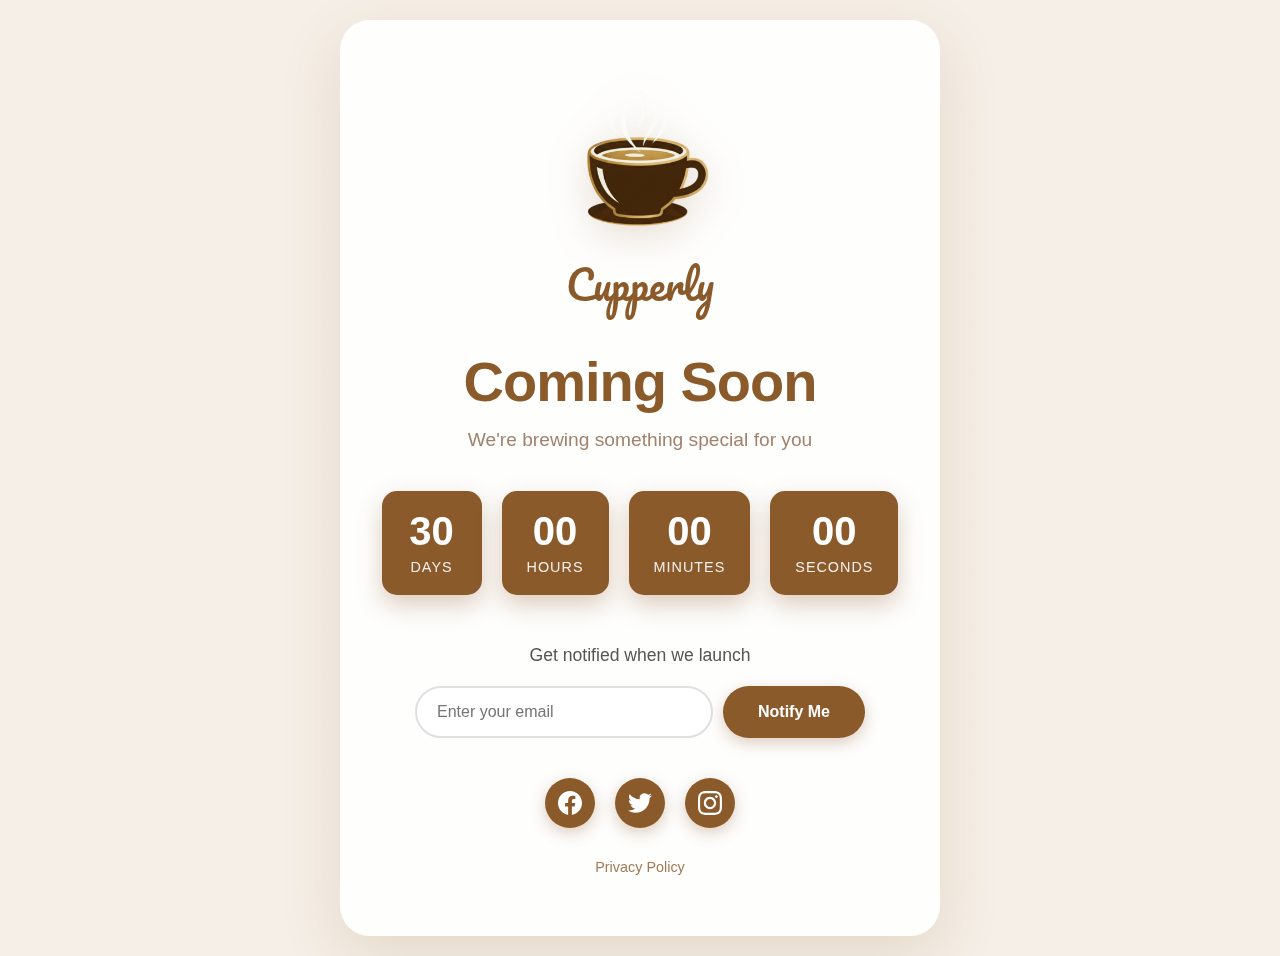
<file: index.html>
<!DOCTYPE html>
<html lang="en">

<head>
    <meta charset="UTF-8">
    <meta name="viewport" content="width=device-width, initial-scale=1.0">
    <title>Cupperly - Coming Soon</title>
    <link rel="preconnect" href="https://fonts.googleapis.com">
    <link rel="preconnect" href="https://fonts.gstatic.com" crossorigin>
    <link href="https://fonts.googleapis.com/css2?family=Pacifico&display=swap" rel="stylesheet">
    <link rel="stylesheet" href="styles.css">
</head>

<body>
    <div class="container">
        <div class="content">
            <div class="logo-container">
                <img src="assets/logo.png" alt="Cupperly Logo" class="logo">
                <h2 class="brand-name">Cupperly</h2>
            </div>
            <h1 class="title">Coming Soon</h1>
            <p class="subtitle">We're brewing something special for you</p>

            <div class="countdown" id="countdown">
                <div class="countdown-item">
                    <span class="countdown-value" id="days">00</span>
                    <span class="countdown-label">Days</span>
                </div>
                <div class="countdown-item">
                    <span class="countdown-value" id="hours">00</span>
                    <span class="countdown-label">Hours</span>
                </div>
                <div class="countdown-item">
                    <span class="countdown-value" id="minutes">00</span>
                    <span class="countdown-label">Minutes</span>
                </div>
                <div class="countdown-item">
                    <span class="countdown-value" id="seconds">00</span>
                    <span class="countdown-label">Seconds</span>
                </div>
            </div>

            <div class="notify-section">
                <p class="notify-text">Get notified when we launch</p>
                <form class="email-form" id="emailForm">
                    <input type="email" placeholder="Enter your email" class="email-input" id="emailInput" required>
                    <button type="submit" class="notify-btn">Notify Me</button>
                </form>
                <p class="success-message" id="successMessage">Thank you! We'll notify you when we launch.</p>
            </div>

            <div class="social-links">
                <a href="#" class="social-link" aria-label="Facebook">
                    <svg width="24" height="24" viewBox="0 0 24 24" fill="currentColor">
                        <path
                            d="M24 12.073c0-6.627-5.373-12-12-12s-12 5.373-12 12c0 5.99 4.388 10.954 10.125 11.854v-8.385H7.078v-3.47h3.047V9.43c0-3.007 1.792-4.669 4.533-4.669 1.312 0 2.686.235 2.686.235v2.953H15.83c-1.491 0-1.956.925-1.956 1.874v2.25h3.328l-.532 3.47h-2.796v8.385C19.612 23.027 24 18.062 24 12.073z" />
                    </svg>
                </a>
                <a href="#" class="social-link" aria-label="Twitter">
                    <svg width="24" height="24" viewBox="0 0 24 24" fill="currentColor">
                        <path
                            d="M23.953 4.57a10 10 0 01-2.825.775 4.958 4.958 0 002.163-2.723c-.951.555-2.005.959-3.127 1.184a4.92 4.92 0 00-8.384 4.482C7.69 8.095 4.067 6.13 1.64 3.162a4.822 4.822 0 00-.666 2.475c0 1.71.87 3.213 2.188 4.096a4.904 4.904 0 01-2.228-.616v.06a4.923 4.923 0 003.946 4.827 4.996 4.996 0 01-2.212.085 4.936 4.936 0 004.604 3.417 9.867 9.867 0 01-6.102 2.105c-.39 0-.779-.023-1.17-.067a13.995 13.995 0 007.557 2.209c9.053 0 13.998-7.496 13.998-13.985 0-.21 0-.42-.015-.63A9.935 9.935 0 0024 4.59z" />
                    </svg>
                </a>
                <a href="#" class="social-link" aria-label="Instagram">
                    <svg width="24" height="24" viewBox="0 0 24 24" fill="currentColor">
                        <path
                            d="M12 0C8.74 0 8.333.015 7.053.072 5.775.132 4.905.333 4.14.63c-.789.306-1.459.717-2.126 1.384S.935 3.35.63 4.14C.333 4.905.131 5.775.072 7.053.012 8.333 0 8.74 0 12s.015 3.667.072 4.947c.06 1.277.261 2.148.558 2.913.306.788.717 1.459 1.384 2.126.667.666 1.336 1.079 2.126 1.384.766.296 1.636.499 2.913.558C8.333 23.988 8.74 24 12 24s3.667-.015 4.947-.072c1.277-.06 2.148-.262 2.913-.558.788-.306 1.459-.718 2.126-1.384.666-.667 1.079-1.335 1.384-2.126.296-.765.499-1.636.558-2.913.06-1.28.072-1.687.072-4.947s-.015-3.667-.072-4.947c-.06-1.277-.262-2.149-.558-2.913-.306-.789-.718-1.459-1.384-2.126C21.319 1.347 20.651.935 19.86.63c-.765-.297-1.636-.499-2.913-.558C15.667.012 15.26 0 12 0zm0 2.16c3.203 0 3.585.016 4.85.071 1.17.055 1.805.249 2.227.415.562.217.96.477 1.382.896.419.42.679.819.896 1.381.164.422.36 1.057.413 2.227.057 1.266.07 1.646.07 4.85s-.015 3.585-.074 4.85c-.061 1.17-.256 1.805-.421 2.227-.224.562-.479.96-.899 1.382-.419.419-.824.679-1.38.896-.42.164-1.065.36-2.235.413-1.274.057-1.649.07-4.859.07-3.211 0-3.586-.015-4.859-.074-1.171-.061-1.816-.256-2.236-.421-.569-.224-.96-.479-1.379-.899-.421-.419-.69-.824-.9-1.38-.165-.42-.359-1.065-.42-2.235-.045-1.26-.061-1.649-.061-4.844 0-3.196.016-3.586.061-4.861.061-1.17.255-1.814.42-2.234.21-.57.479-.96.9-1.381.419-.419.81-.689 1.379-.898.42-.166 1.051-.361 2.221-.421 1.275-.045 1.65-.06 4.859-.06l.045.03zm0 3.678c-3.405 0-6.162 2.76-6.162 6.162 0 3.405 2.76 6.162 6.162 6.162 3.405 0 6.162-2.76 6.162-6.162 0-3.405-2.76-6.162-6.162-6.162zM12 16c-2.21 0-4-1.79-4-4s1.79-4 4-4 4 1.79 4 4-1.79 4-4 4zm7.846-10.405c0 .795-.646 1.44-1.44 1.44-.795 0-1.44-.646-1.44-1.44 0-.794.646-1.439 1.44-1.439.793-.001 1.44.645 1.44 1.439z" />
                    </svg>
                </a>
            </div>
            <div class="footer-bottom" style="margin-top: 30px; opacity: 0.8;">
                <a href="privacy-policy.html"
                    style="color: #8B5A2B; text-decoration: none; font-size: 0.9rem; font-weight: 500;">Privacy
                    Policy</a>
            </div>
        </div>
    </div>
    <script src="script.js"></script>
</body>

</html>
</file>
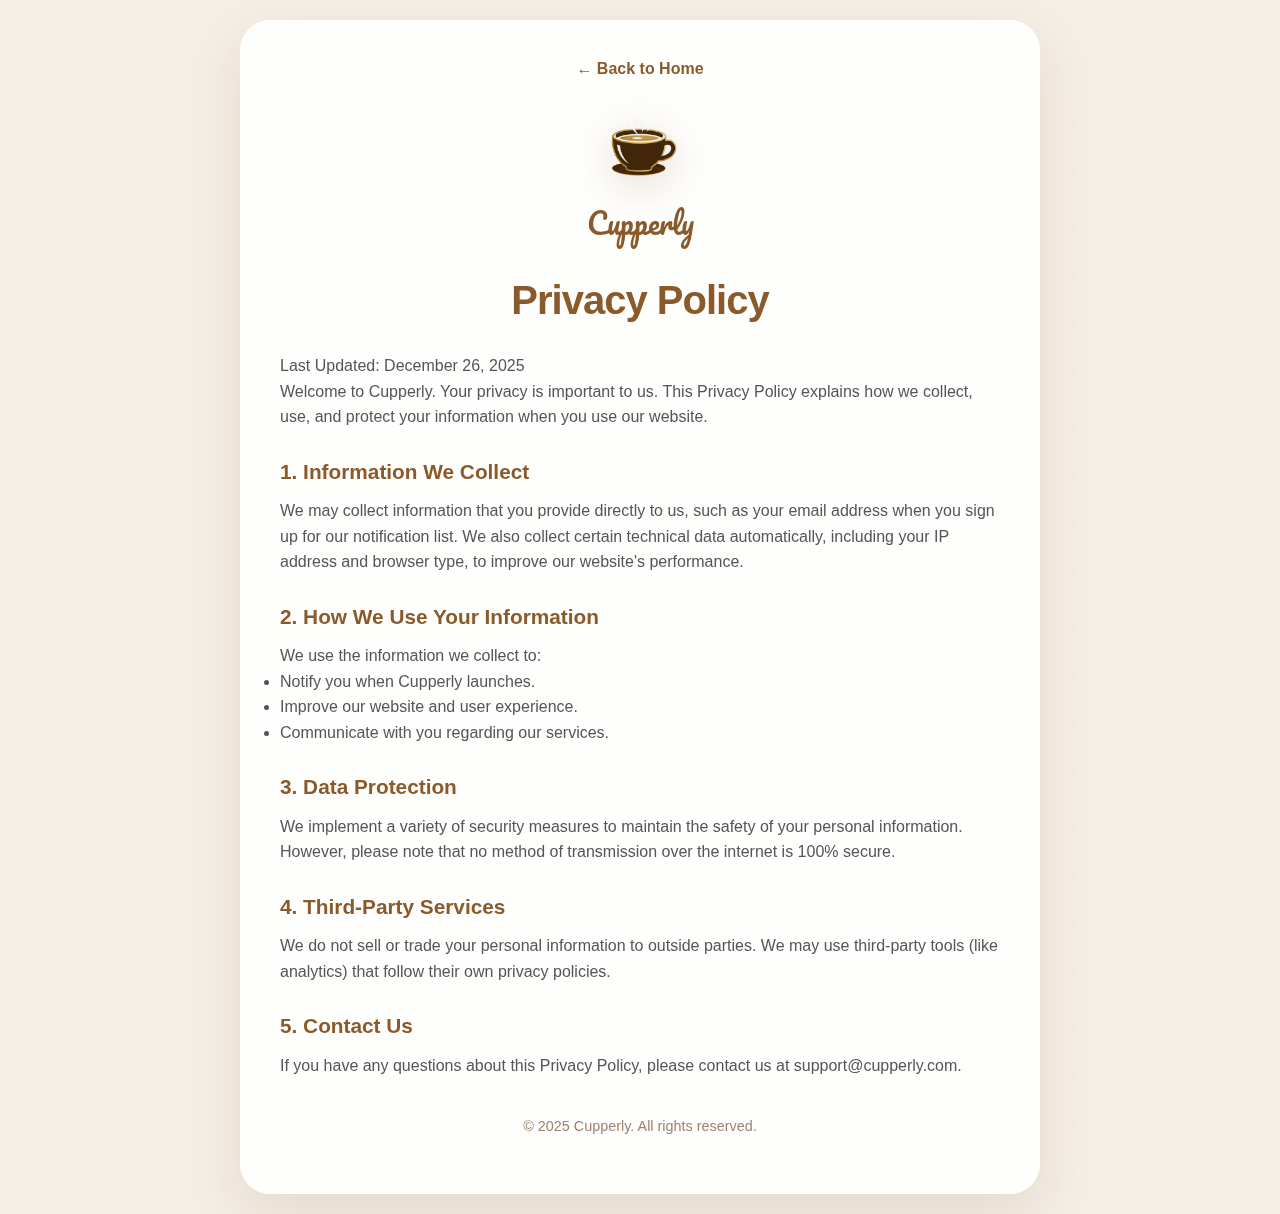
<file: privacy-policy.html>
<!DOCTYPE html>
<html lang="en">
<head>
    <meta charset="UTF-8">
    <meta name="viewport" content="width=device-width, initial-scale=1.0">
    <title>Cupperly - Privacy Policy</title>
    <link rel="preconnect" href="https://fonts.googleapis.com">
    <link rel="preconnect" href="https://fonts.gstatic.com" crossorigin>
    <link href="https://fonts.googleapis.com/css2?family=Pacifico&display=swap" rel="stylesheet">
    <link rel="stylesheet" href="styles.css">
    <style>
        .privacy-content {
            text-align: left;
            margin-top: 30px;
            color: #555;
            line-height: 1.6;
        }
        .privacy-section {
            margin-bottom: 25px;
        }
        .privacy-section h3 {
            color: #8B5A2B;
            margin-bottom: 10px;
            font-size: 1.3rem;
        }
        .back-link {
            display: inline-block;
            margin-bottom: 20px;
            color: #8B5A2B;
            text-decoration: none;
            font-weight: 600;
            transition: color 0.3s ease;
        }
        .back-link:hover {
            color: #A0826D;
        }
        .content {
            max-width: 800px;
            padding: 40px;
        }
    </style>
</head>
<body>
    <div class="container">
        <div class="content">
            <a href="index.html" class="back-link">&larr; Back to Home</a>
            
            <div class="logo-container">
                <img src="assets/logo.png" alt="Cupperly Logo" class="logo" style="width: 80px; height: 80px;">
                <h2 class="brand-name" style="font-size: 1.8rem;">Cupperly</h2>
            </div>
            
            <h1 class="title" style="font-size: 2.5rem; margin-bottom: 30px;">Privacy Policy</h1>
            
            <div class="privacy-content">
                <div class="privacy-section">
                    <p>Last Updated: December 26, 2025</p>
                    <p>Welcome to Cupperly. Your privacy is important to us. This Privacy Policy explains how we collect, use, and protect your information when you use our website.</p>
                </div>

                <div class="privacy-section">
                    <h3>1. Information We Collect</h3>
                    <p>We may collect information that you provide directly to us, such as your email address when you sign up for our notification list. We also collect certain technical data automatically, including your IP address and browser type, to improve our website's performance.</p>
                </div>

                <div class="privacy-section">
                    <h3>2. How We Use Your Information</h3>
                    <p>We use the information we collect to:</p>
                    <ul>
                        <li>Notify you when Cupperly launches.</li>
                        <li>Improve our website and user experience.</li>
                        <li>Communicate with you regarding our services.</li>
                    </ul>
                </div>

                <div class="privacy-section">
                    <h3>3. Data Protection</h3>
                    <p>We implement a variety of security measures to maintain the safety of your personal information. However, please note that no method of transmission over the internet is 100% secure.</p>
                </div>

                <div class="privacy-section">
                    <h3>4. Third-Party Services</h3>
                    <p>We do not sell or trade your personal information to outside parties. We may use third-party tools (like analytics) that follow their own privacy policies.</p>
                </div>

                <div class="privacy-section">
                    <h3>5. Contact Us</h3>
                    <p>If you have any questions about this Privacy Policy, please contact us at support@cupperly.com.</p>
                </div>
            </div>
            
            <div class="social-links" style="margin-top: 40px;">
                <p style="font-size: 0.9rem; color: #A0826D; margin-bottom: 20px;">&copy; 2025 Cupperly. All rights reserved.</p>
            </div>
        </div>
    </div>
</body>
</html>
</file>
<file: styles.css>
* {
    margin: 0;
    padding: 0;
    box-sizing: border-box;
}

body {
    font-family: 'Segoe UI', Tahoma, Geneva, Verdana, sans-serif;
    background: #F5EFE7;
    min-height: 100vh;
    display: flex;
    align-items: center;
    justify-content: center;
    color: #333;
    overflow-x: hidden;
}

.container {
    width: 100%;
    min-height: 100vh;
    display: flex;
    align-items: center;
    justify-content: center;
    padding: 20px;
    position: relative;
}

.container::before {
    content: '';
    position: absolute;
    top: 0;
    left: 0;
    right: 0;
    bottom: 0;
    background: url('data:image/svg+xml,<svg width="100" height="100" xmlns="http://www.w3.org/2000/svg"><circle cx="50" cy="50" r="2" fill="rgba(139,90,43,0.05)"/></svg>');
    background-size: 50px 50px;
    opacity: 0.3;
    pointer-events: none;
}

.content {
    background: rgba(255, 255, 255, 0.9);
    backdrop-filter: blur(10px);
    border-radius: 30px;
    padding: 60px 40px;
    max-width: 600px;
    width: 100%;
    text-align: center;
    box-shadow: 0 20px 60px rgba(139, 90, 43, 0.15);
    position: relative;
    z-index: 1;
    animation: fadeInUp 0.8s ease-out;
}

@keyframes fadeInUp {
    from {
        opacity: 0;
        transform: translateY(30px);
    }
    to {
        opacity: 1;
        transform: translateY(0);
    }
}

.logo-container {
    margin-bottom: 30px;
    animation: float 3s ease-in-out infinite;
}

@keyframes float {
    0%, 100% {
        transform: translateY(0px);
    }
    50% {
        transform: translateY(-10px);
    }
}

.logo {
    width: 150px;
    height: 150px;
    object-fit: contain;
    filter: drop-shadow(0 10px 20px rgba(139, 90, 43, 0.2));
}

.brand-name {
    font-family: 'Pacifico', cursive;
    font-size: 2.5rem;
    color: #8B5A2B;
    margin-top: 15px;
    font-weight: 400;
}

.title {
    font-size: 3.5rem;
    font-weight: 700;
    color: #8B5A2B;
    margin-bottom: 15px;
    letter-spacing: -1px;
}

.subtitle {
    font-size: 1.2rem;
    color: #A0826D;
    margin-bottom: 40px;
    font-weight: 400;
}

.countdown {
    display: flex;
    justify-content: center;
    gap: 20px;
    margin-bottom: 50px;
    flex-wrap: wrap;
}

.countdown-item {
    display: flex;
    flex-direction: column;
    align-items: center;
    background: #8B5A2B;
    padding: 20px 25px;
    border-radius: 15px;
    min-width: 100px;
    box-shadow: 0 10px 25px rgba(139, 90, 43, 0.3);
    transition: transform 0.3s ease;
}

.countdown-item:hover {
    transform: translateY(-5px);
}

.countdown-value {
    font-size: 2.5rem;
    font-weight: 700;
    color: white;
    line-height: 1;
    margin-bottom: 8px;
}

.countdown-label {
    font-size: 0.9rem;
    color: rgba(255, 255, 255, 0.9);
    text-transform: uppercase;
    letter-spacing: 1px;
    font-weight: 500;
}

.notify-section {
    margin-bottom: 40px;
}

.notify-text {
    font-size: 1.1rem;
    color: #555;
    margin-bottom: 20px;
    font-weight: 500;
}

.email-form {
    display: flex;
    gap: 10px;
    max-width: 450px;
    margin: 0 auto;
    flex-wrap: wrap;
    justify-content: center;
}

.email-input {
    flex: 1;
    min-width: 250px;
    padding: 15px 20px;
    border: 2px solid #e0e0e0;
    border-radius: 50px;
    font-size: 1rem;
    outline: none;
    transition: all 0.3s ease;
}

.email-input:focus {
    border-color: #8B5A2B;
    box-shadow: 0 0 0 4px rgba(139, 90, 43, 0.1);
}

.notify-btn {
    padding: 15px 35px;
    background: #8B5A2B;
    color: white;
    border: none;
    border-radius: 50px;
    font-size: 1rem;
    font-weight: 600;
    cursor: pointer;
    transition: all 0.3s ease;
    box-shadow: 0 5px 15px rgba(139, 90, 43, 0.3);
}

.notify-btn:hover {
    transform: translateY(-2px);
    box-shadow: 0 8px 20px rgba(139, 90, 43, 0.4);
    background: #A0826D;
}

.notify-btn:active {
    transform: translateY(0);
}

.success-message {
    display: none;
    color: #4caf50;
    font-weight: 500;
    margin-top: 15px;
    font-size: 1rem;
}

.success-message.show {
    display: block;
    animation: fadeIn 0.5s ease-out;
}

@keyframes fadeIn {
    from {
        opacity: 0;
    }
    to {
        opacity: 1;
    }
}

.social-links {
    display: flex;
    justify-content: center;
    gap: 20px;
    margin-top: 30px;
}

.social-link {
    width: 50px;
    height: 50px;
    border-radius: 50%;
    background: #8B5A2B;
    display: flex;
    align-items: center;
    justify-content: center;
    color: white;
    transition: all 0.3s ease;
    box-shadow: 0 5px 15px rgba(139, 90, 43, 0.3);
}

.social-link:hover {
    transform: translateY(-5px) scale(1.1);
    box-shadow: 0 8px 20px rgba(139, 90, 43, 0.4);
    background: #A0826D;
}

/* Responsive Design */
@media (max-width: 768px) {
    .content {
        padding: 40px 25px;
    }

    .title {
        font-size: 2.5rem;
    }

    .subtitle {
        font-size: 1rem;
    }

    .countdown {
        gap: 15px;
    }

    .countdown-item {
        min-width: 80px;
        padding: 15px 20px;
    }

    .countdown-value {
        font-size: 2rem;
    }

    .countdown-label {
        font-size: 0.8rem;
    }

    .logo {
        width: 120px;
        height: 120px;
    }

    .email-form {
        flex-direction: column;
    }

    .email-input {
        min-width: 100%;
    }

    .notify-btn {
        width: 100%;
    }
}

@media (max-width: 480px) {
    .title {
        font-size: 2rem;
    }

    .countdown-item {
        min-width: 70px;
        padding: 12px 15px;
    }

    .countdown-value {
        font-size: 1.5rem;
    }
}
</file>
